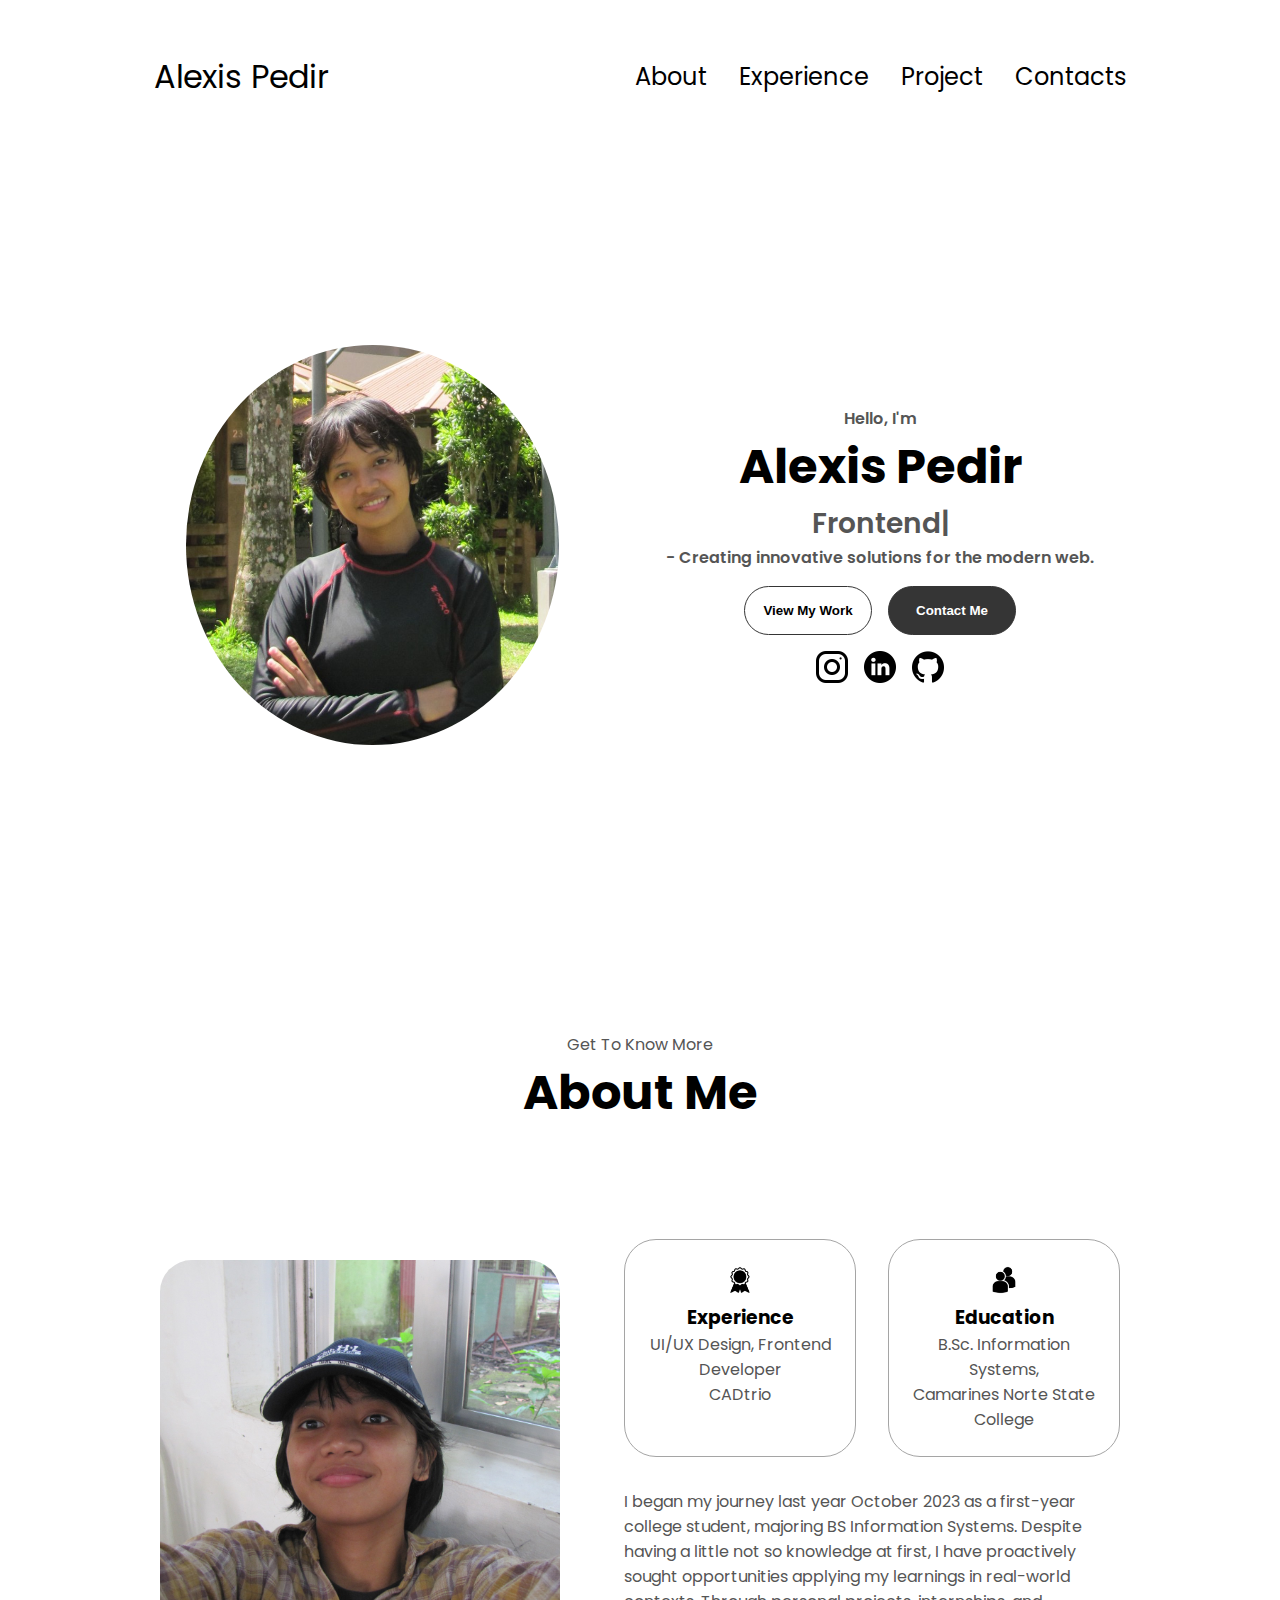
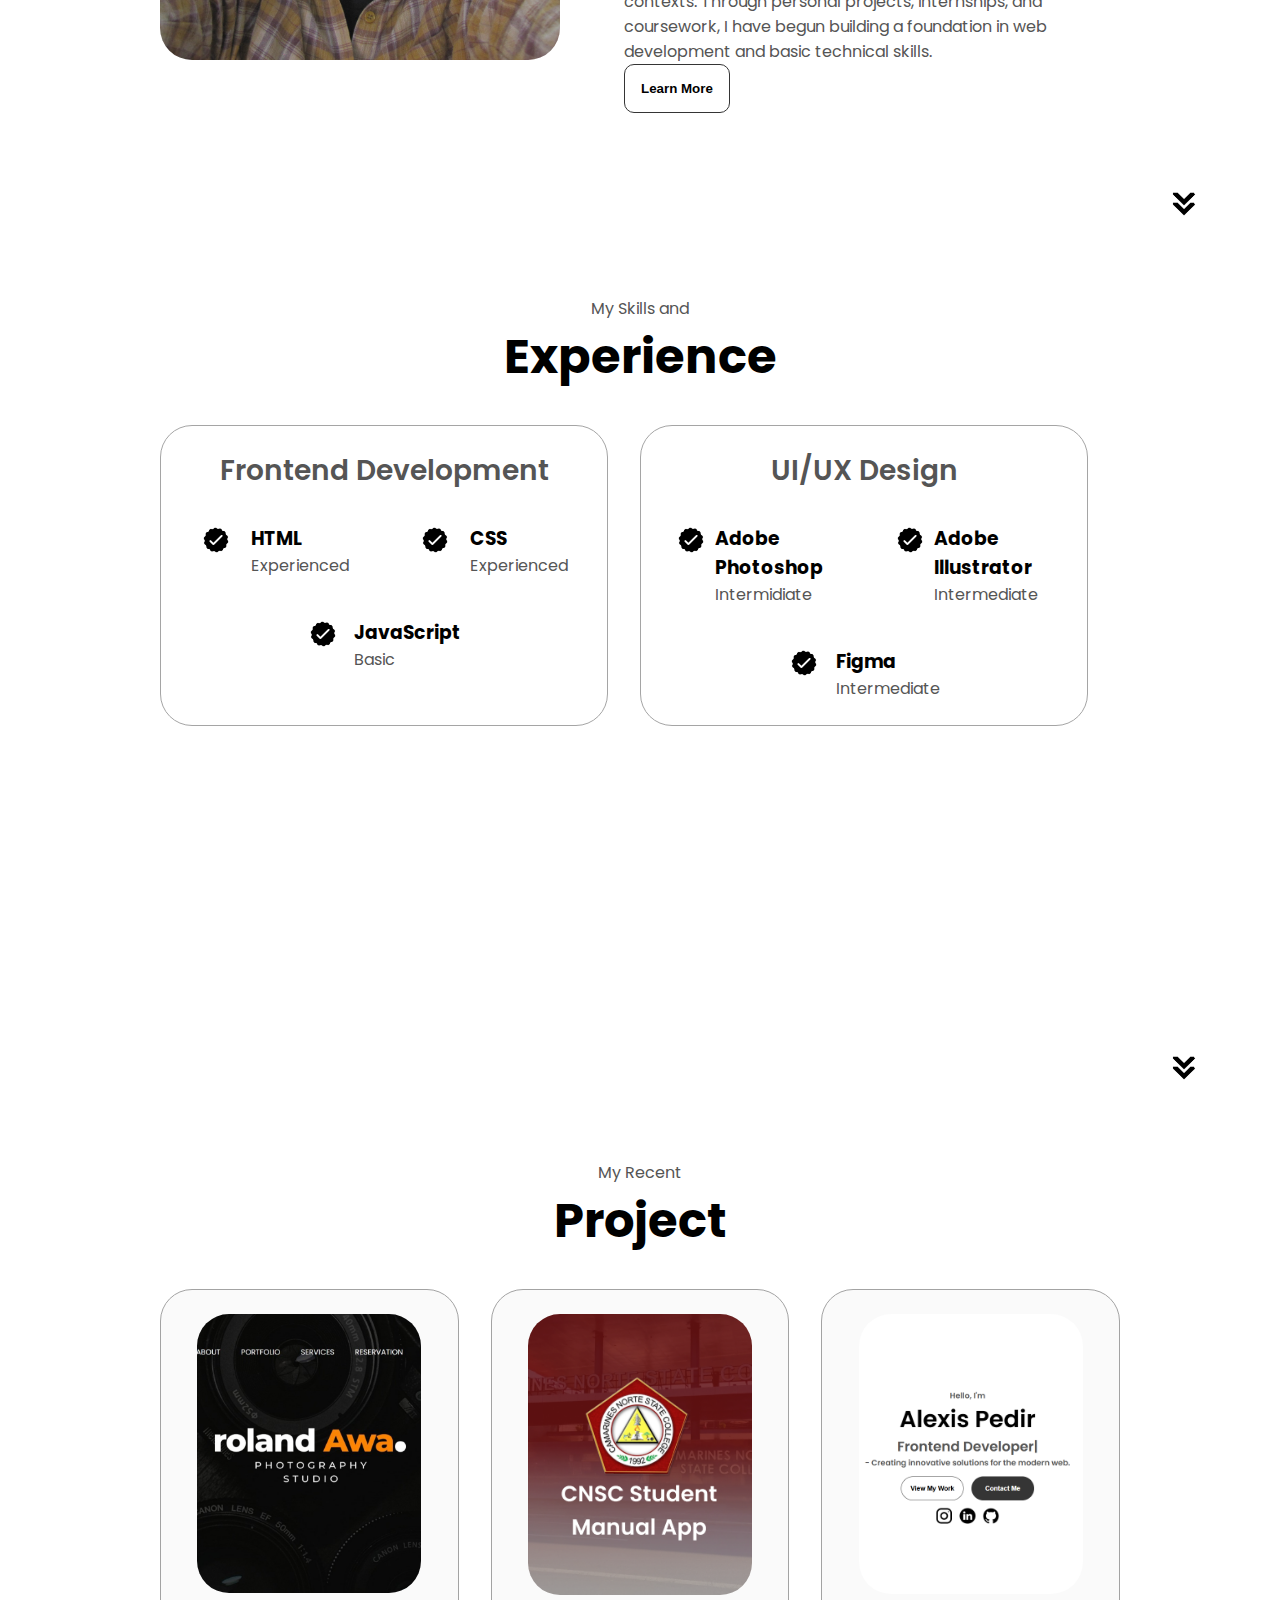
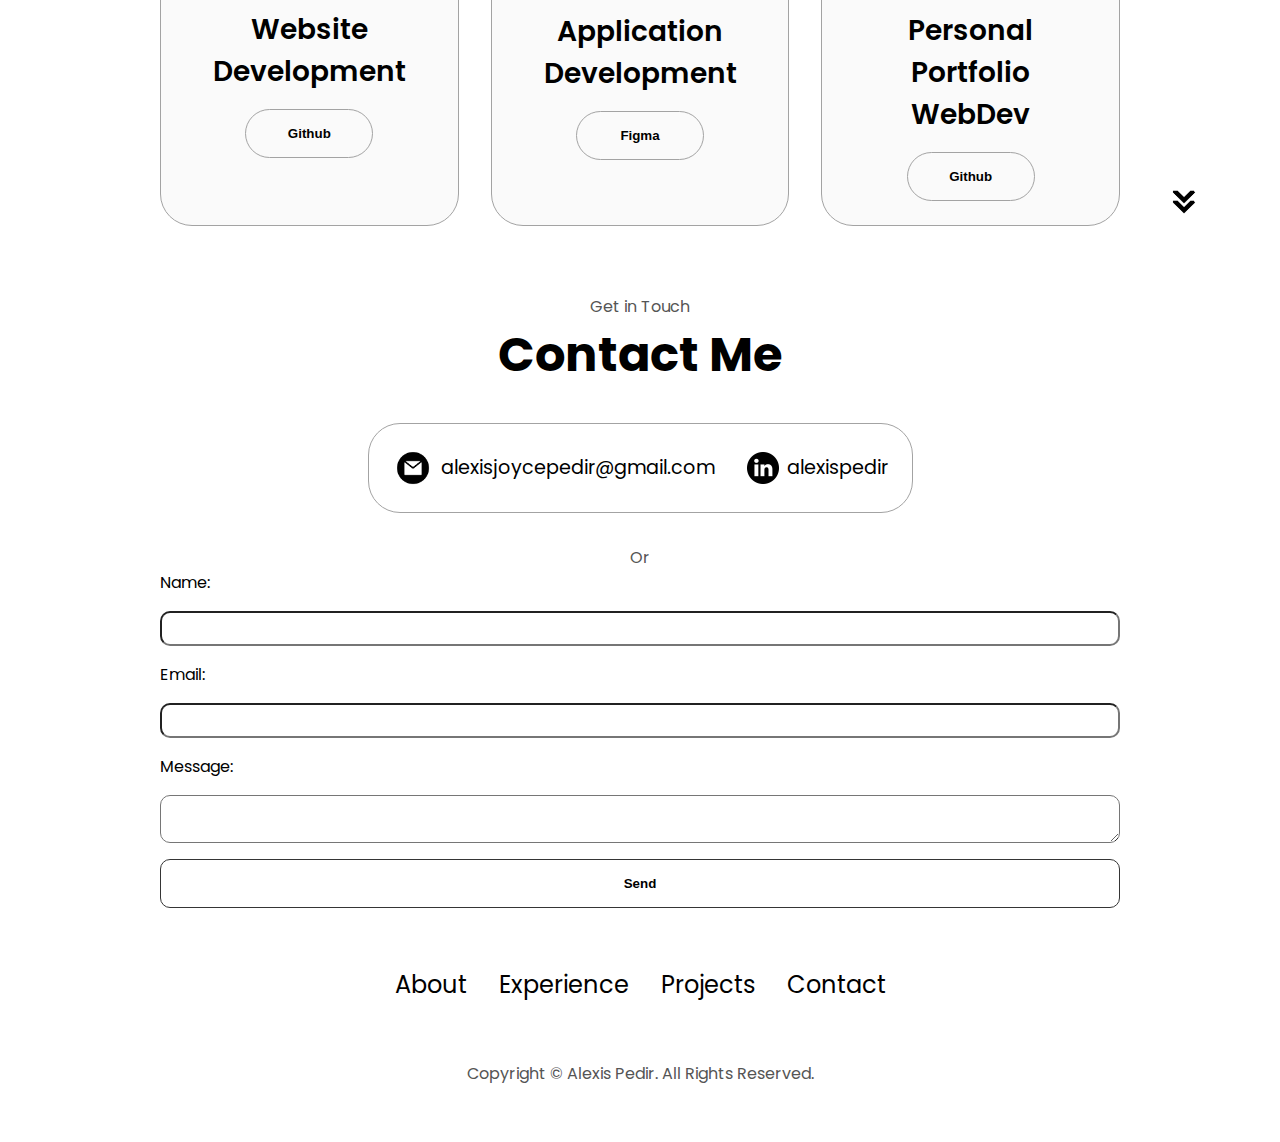
<file: Personal Portfolio/index.html>
<!DOCTYPE html>
<html lang="en">
<head>
    <meta charset="UTF-8">
    <meta name="viewport" content="width=device-width, initial-scale=1.0">
    <title>My Portfolio</title>
    <link rel="stylesheet" href="style.css"/>
    <link rel="stylesheet" href="mediaqueries.css"/>
    <link rel="icon" type="image/jpg" href="assets/checkmark.png"/>
</head>
<body>
    <nav id="desktop-nav">
        <div class="logo">Alexis Pedir</div>
        <div>
            <ul class="nav-links">
                <li><a href="#about">About</a></li>
                <li><a href="#experience">Experience</a></li>
                <li><a href="#projects">Project</a></li>
                <li><a href="#contact">Contacts</a></li>
            </ul>
        </div>
    </nav>
    <nav id="hamburger-nav">
        <div class="logo">Alexis Pedir</div>
        <div class="hamburger-menu">
            <div class="hamburger-icon" onclick="toggleMenu()">
                <span></span>
                <span></span>
                <span></span>
            </div>
            <div class="menu-links">
                <li><a href="#about" onclick="toggleMenu()">About</a></li>
                <li><a href="#experience" onclick="toggleMenu()">Experience</a></li>
                <li><a href="#project" onclick="toggleMenu()">Project</a></li>
                <li><a href="#contact" onclick="toggleMenu()">Contacts</a></li>
            </div>
        </div>
    </nav>
    <section id="profile">
        <div class="section__pic-container">
            <img src="assets/profile-pic.JPG" alt="Profile picture" 
            class="profile-pic">
        </div>
        <div class="section__text">
            <p class="section__text__p1">Hello, I'm</p>
            <h1 class="title">Alexis Pedir</h1>
            <p class="section__text__p2"><span class="typewriter-text"></span><label for="">|</label></p>
            <p class="tagline">- Creating innovative solutions for the modern web.</p>
            <div class="btn-container">
                <button class="btn btn-color-2" onclick="location.href='mywork.html'">
                    View My Work</button>
                <button class="btn btn-color-1" onclick="location.href='./#contact'">
                    Contact Me</button>
            </div>
            <div id="socials-container">
                <img src="assets/instagram.png" alt="My Instagram profile" 
                class="icon" onclick="location.href='https://www.instagram.com/ushimiyuji'">
                <img src="assets/linkedin.png" alt="My LinkedIn profile" 
                class="icon" onclick="location.href='https://www.linkedin.com/in/alexis-pedir-4ba533303/'">
                <img src="assets/github.png" alt="My Github profile" 
                class="icon" onclick="location.href='https://github.com/dzm1w'">
            </div>
        </div>
    </section>
    <!--ABOUT-->
    <section id="about">
        <p class="section__text__p1">Get To Know More</p>
        <h1 class="title">About Me</h1>
        <div class="section-container">
            <div class="section__pic-container">
                <img
                    src="./assets/about_pic.JPG"
                    alt="Profile picture"
                    class="about-pic"
                />
            </div>
            <div class="about-details-container">
                <div class="about-containers">
                    <div class="details-container">
                        <img
                            src="./assets/experience.png"
                            alt="Experience icon"
                            class="icon"
                        />
                        <h3>Experience</h3>
                        <p>UI/UX Design, Frontend Developer</p>
                        <p>CADtrio</p>
                    </div>
                    <div class="details-container">
                        <img
                            src="./assets/education.png"
                            alt="Education icon"
                            class="icon"
                        />
                        <h3>Education</h3>
                        <p>B.Sc. Information Systems,</p>
                        <p>Camarines Norte State College</p>
                    </div>
                </div>
                <div class="text-container">
                    <p>
                        I began my journey last year October 2023 as a first-year 
                        college student, majoring BS Information Systems. 
                        Despite having a little not so knowledge at first, 
                        I have proactively sought opportunities applying my 
                        learnings in real-world contexts. Through personal 
                        projects, internships, and coursework, I have begun 
                        building a foundation in web development and basic 
                        technical skills.
                    </p>
                </div>
                <div>
                    <button class="btn-color-2" onclick="location.href='resume.html'">
                        Learn More
                    </button>
                </div>
            </div>
        </div>
        <img
        src="./assets/arrow.png"
        alt="Arrow icon"
        class="icon arrow"
        onclick="location.href='./#experience'"
        />
    </section>
    <section id="experience">
        <p class="section__text__p1">My Skills and</p>
        <h1 class="title">Experience</h1>
        <div class="experience-details-container">
            <div class="about-containers">
            <div class="details-container">
                <h2 class="experience-sub-title">Frontend Development</h2>
                <div class="article-container">
                <article>
                    <img
                    src="./assets/checkmark.png"
                    alt="Experience icon"
                    class="icon"
                    />
                    <div>
                    <h3>HTML</h3>
                    <p>Experienced</p>
                    </div>
                </article>
                <article>
                    <img
                    src="./assets/checkmark.png"
                    alt="Experience icon"
                    class="icon"
                    />
                    <div>
                    <h3>CSS</h3>
                    <p>Experienced</p>
                    </div>
                </article>
                <article>
                    <img
                    src="./assets/checkmark.png"
                    alt="Experience icon"
                    class="icon"
                    />
                    <div>
                    <h3>JavaScript</h3>
                    <p>Basic</p>
                    </div>
                </article>
                </div>
            </div>
            <div class="details-container">
                <h2 class="experience-sub-title">UI/UX Design</h2>
                <div class="article-container">
                <article>
                    <img
                    src="./assets/checkmark.png"
                    alt="Experience icon"
                    class="icon"
                    />
                    <div>
                    <h3>Adobe Photoshop</h3>
                    <p>Intermidiate</p>
                    </div>
                </article>
                <article>
                    <img
                    src="./assets/checkmark.png"
                    alt="Experience icon"
                    class="icon"
                    />
                    <div>
                    <h3>Adobe Illustrator</h3>
                    <p>Intermediate</p>
                    </div>
                </article>
                <article>
                    <img
                    src="./assets/checkmark.png"
                    alt="Experience icon"
                    class="icon"
                    />
                    <div>
                    <h3>Figma</h3>
                    <p>Intermediate</p>
                    </div>
            </div>
            </div>
            <div class="section-container">
        </div>
        </div>
        <img
            src="./assets/arrow.png"
            alt="Arrow icon"
            class="icon arrow"
            onclick="location.href='./#projects'"
        />
    </section>
    <section id="projects">
        <p class="section__text__p1">My Recent</p>
        <h1 class="title">Project</h1>
        <div class="experience-details-container">
            <div class="about-containers">
                <div class="details-container color-container">
                    <div class="article-container">
                        <img
                            src="./assets/project-1.jpeg"
                            alt="Project 1"
                            class="project-img"
                        />
                    </div>
                    <h2 class="experience-sub-title project-title">Website Development</h2>
                    <div class="btn-container">
                        <button
                            class="btn btn-color-2 project-btn"
                            onclick="location.href='https://github.com/itsmichaelapedir/webdev_IS100'"
                            >
                            Github
                        </button>
                    </div>
                </div>
                <div class="details-container color-container">
                    <div class="article-container">
                        <img
                            src="./assets/cnsc-handbook-app.png"
                            alt="Project 2"
                            class="project-img"
                        />
                    </div>
                    <h2 class="experience-sub-title project-title">Application Development</h2>
                    <div class="btn-container">
                        <button
                            class="btn btn-color-2 project-btn"
                            onclick="location.href='https://www.figma.com/proto/ntIHqBn6JNXDtpWKwxX0If/AppDevelopment?node-id=0-1&t=GIXBGyRaopcKgPpS-1'"
                        >
                            Figma
                        </button>
                        </div>
                    </div>
                    <div class="details-container color-container">
                        <div class="article-container">
                        <img
                            src="./assets/Portfolio.png"
                            alt="Project 3"
                            class="project-img"
                        />
                        </div>
                        <h2 class="experience-sub-title project-title">Personal Portfolio WebDev</h2>
                        <div class="btn-container">
                        <button
                            class="btn btn-color-2 project-btn"
                            onclick="location.href='https://github.com/'"
                        >
                            Github
                        </button>
                    </div>
                </div>
            </div>
        </div>
        <img
            src="./assets/arrow.png"
            alt="Arrow icon"
            class="icon arrow"
            onclick="location.href='./#contact'"
        />
    </section>
    <section id="contact">
        <p class="section__text__p1">Get in Touch</p>
        <h1 class="title">Contact Me</h1>
        <div class="contact-info-upper-container">
            <div class="contact-info-container">
                <img
                    src="./assets/email.png"
                    alt="Email icon"
                    class="icon contact-icon email-icon"
                />
                <p><a href="mailto:alexisjoycepedir@gmail.com">alexisjoycepedir@gmail.com</a></p>
            </div>
            <div class="contact-info-container">
                <img
                    src="./assets/linkedin.png"
                    alt="LinkedIn icon"
                    class="icon contact-icon"
                />
                <p><a href="https://www.linkedin.com/in/alexis-pedir-4ba533303/">alexispedir</a></p>
            </div>
        </div>
        <p class="section__text__p1">Or</p>
        <form>
            <label for="name">Name:</label>
            <input type="text" id="name" name="name" required>
                
            <label for="email">Email:</label>
            <input type="email" id="email" name="email" required>
                
            <label for="message">Message:</label>
            <textarea id="message" name="message" required></textarea>
                
            <button class="btn-color-2" type="submit">Send</button>
            </form>
        </section>
        <footer>
        <nav>
            <div class="nav-links-container">
            <ul class="nav-links">
                <li><a href="#about">About</a></li>
                <li><a href="#experience">Experience</a></li>
                <li><a href="#projects">Projects</a></li>
                <li><a href="#contact">Contact</a></li>
            </ul>
            </div>
        </nav>
        <p>Copyright &#169; Alexis Pedir. All Rights Reserved.</p>
    </footer>
    <script src="script.js"></script>
</body>
</html>
</file>
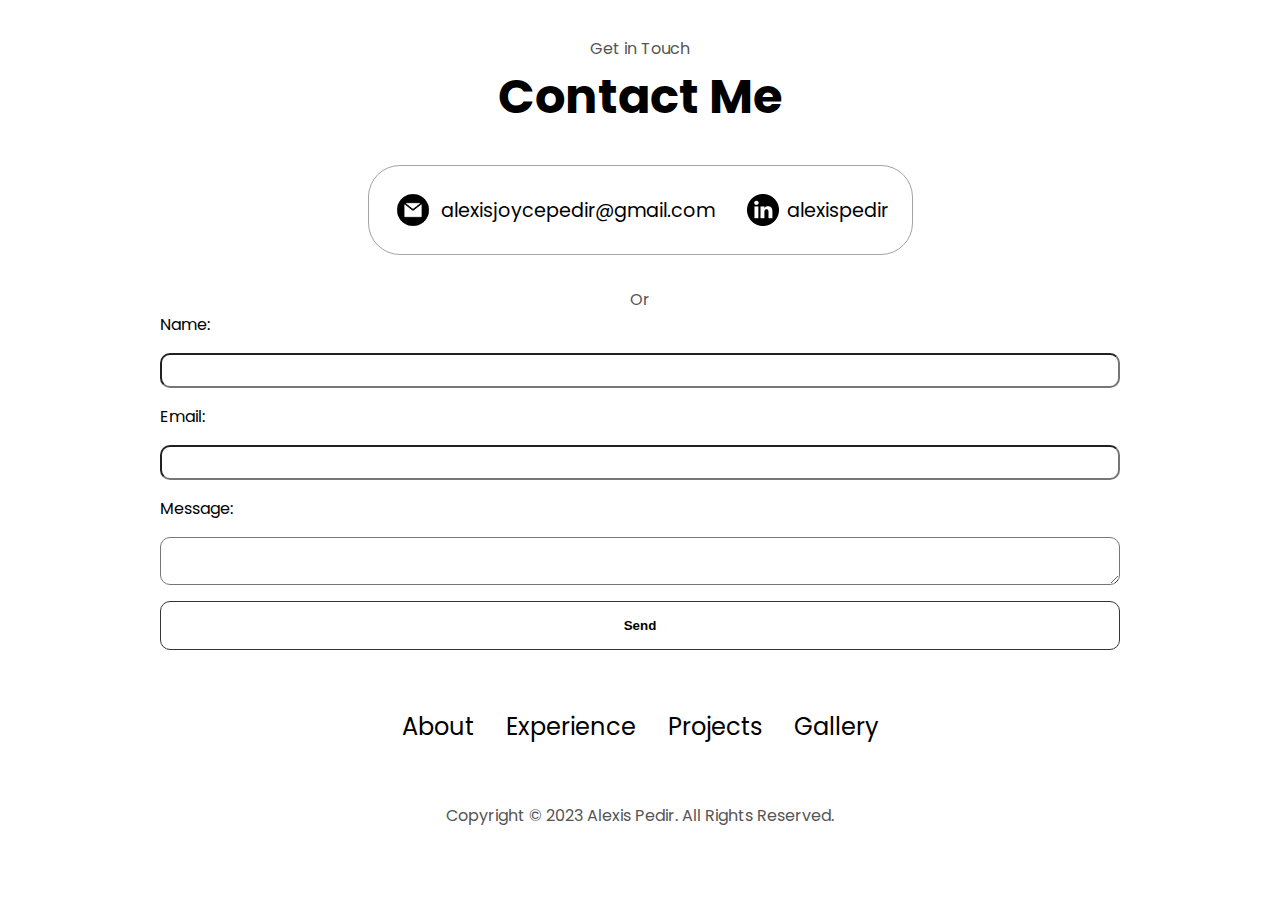
<file: Personal Portfolio/contact.html>
<!DOCTYPE html>
<html lang="en">
<head>
    <meta charset="UTF-8">
    <meta name="viewport" content="width=device-width, initial-scale=1.0">
    <title>Contact Me</title>
    <link rel="stylesheet" href="style.css"/>
    <link rel="stylesheet" href="mediaqueries.css"/>
    <link rel="icon" type="image/jpg" href="assets/checkmark.png"/>
</head>
<body>
    <section id="contact">
        <p class="section__text__p1">Get in Touch</p>
        <h1 class="title">Contact Me</h1>
        <div class="contact-info-upper-container">
            <div class="contact-info-container">
                <img
                    src="./assets/email.png"
                    alt="Email icon"
                    class="icon contact-icon email-icon"
                />
                <p><a href="mailto:alexisjoycepedir@gmail.com">alexisjoycepedir@gmail.com</a></p>
            </div>
            <div class="contact-info-container">
                <img
                    src="./assets/linkedin.png"
                    alt="LinkedIn icon"
                    class="icon contact-icon"
                />
                <p><a href="https://www.linkedin.com/in/alexis-pedir-4ba533303/">alexispedir</a></p>
            </div>
        </div>
        <p class="section__text__p1">Or</p>
        <form>
            <label for="name">Name:</label>
            <input type="text" id="name" name="name" required>
                
            <label for="email">Email:</label>
            <input type="email" id="email" name="email" required>
                
            <label for="message">Message:</label>
            <textarea id="message" name="message" required></textarea>
                
            <button class="btn-color-2" type="submit">Send</button>
            </form>
        </section>
        <footer>
        <nav>
            <div class="nav-links-container">
            <ul class="nav-links">
                <li><a href="./#about">About</a></li>
                <li><a href="./#experience">Experience</a></li>
                <li><a href="./#projects">Projects</a></li>
                <li><a href="mywork.html">Gallery</a></li>
            </ul>
            </div>
        </nav>
        <p>Copyright &#169; 2023 Alexis Pedir. All Rights Reserved.</p>
    </footer>
    <script src="script.js"></script>
</body>
</html>
</file>
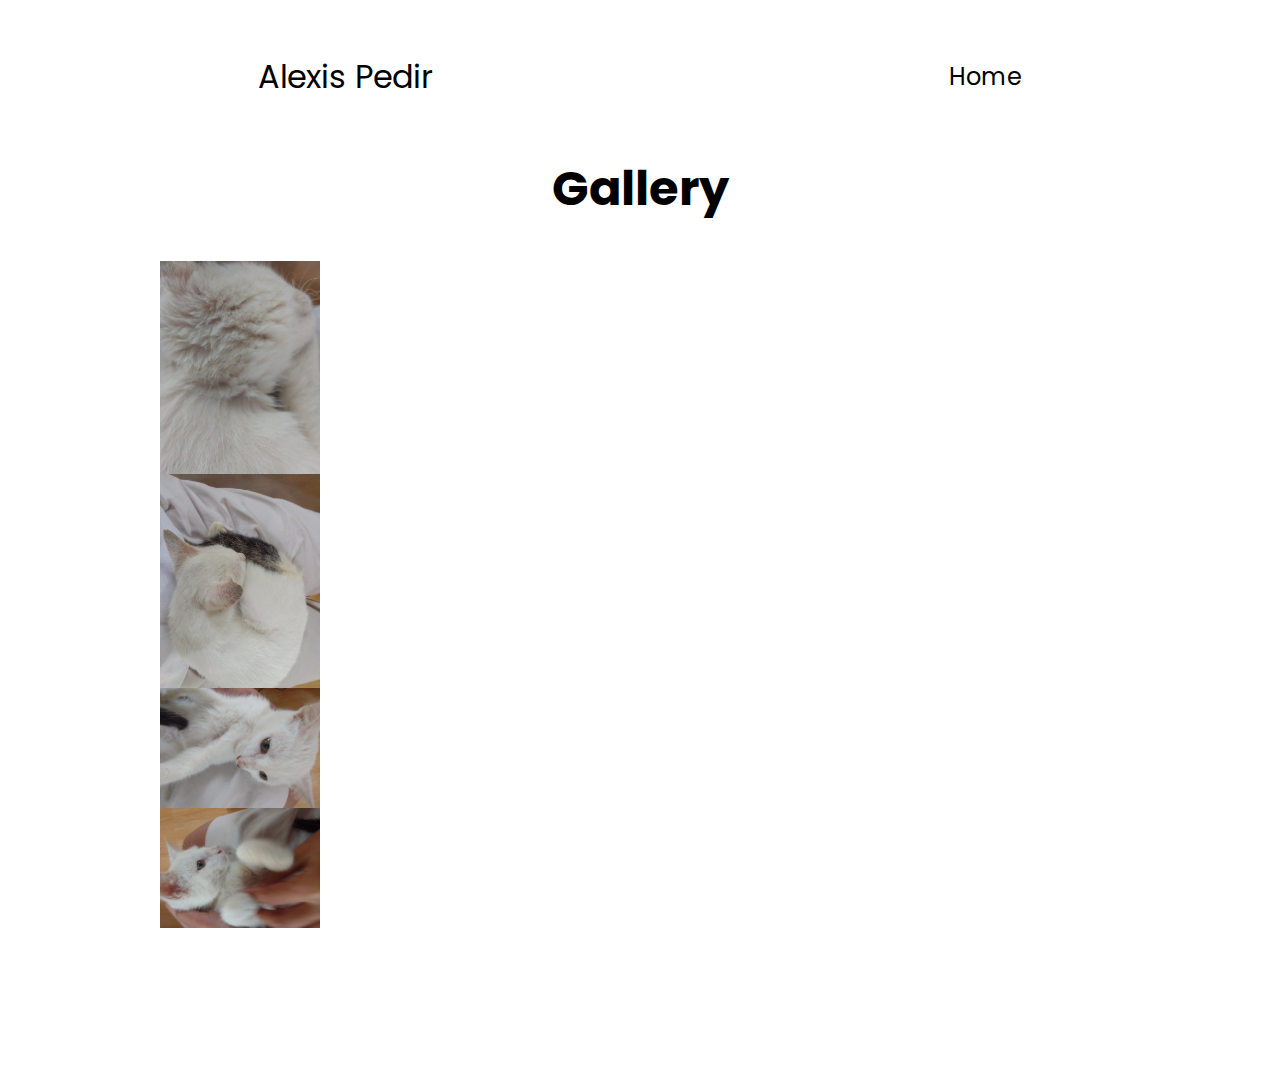
<file: Personal Portfolio/mywork.html>
<!DOCTYPE html>
<html lang="en">
<head>
    <meta charset="UTF-8">
    <meta name="viewport" content="width=device-width, initial-scale=1.0">
    <title>Gallery</title>
    <link rel="stylesheet" href="mywork.css">
    <link rel="stylesheet" href="mediaqueries.css">
    <link rel="icon" type="image/jpg" href="assets/checkmark.png">
</head>
<body>
    <nav id="desktop-nav">
        <div class="logo">Alexis Pedir</div>
        <div>
            <ul class="nav-links">
                <li><a href="index.html">Home</a></li>
            </ul>
        </div>
    </nav>
    <nav id="hamburger-nav">
        <div class="logo">Alexis Pedir</div>
        <div class="hamburger-menu">
            <div class="hamburger-icon" onclick="toggleMenu()">
                <a>Home</a>
            </div>
            <div class="menu-links">
                <li><a href="index.html" onclick="toggleMenu()">Home</a></li>
                <li><a href="contact.html" onclick="toggleMenu()" onclick="toggleMenu()">Contact</a></li>
            </div>
        </div>
    </nav>

    <!--HEADER-->

    <header>
        <h3 class="title">Gallery</h3>
        <section>
            <div class="details-container">
                <img src="gallery/IMG_20240803_144143.jpg" alt="">
                <img src="gallery/IMG_20240803_145402.jpg" alt="">
                <img src="gallery/IMG_20240803_150121.jpg" alt="">
                <img src="gallery/IMG_20240803_150148.jpg" alt="">
            </div>
        </section>
    </header>
    <script src="script.js"></script>
</body>
</html>
</file>
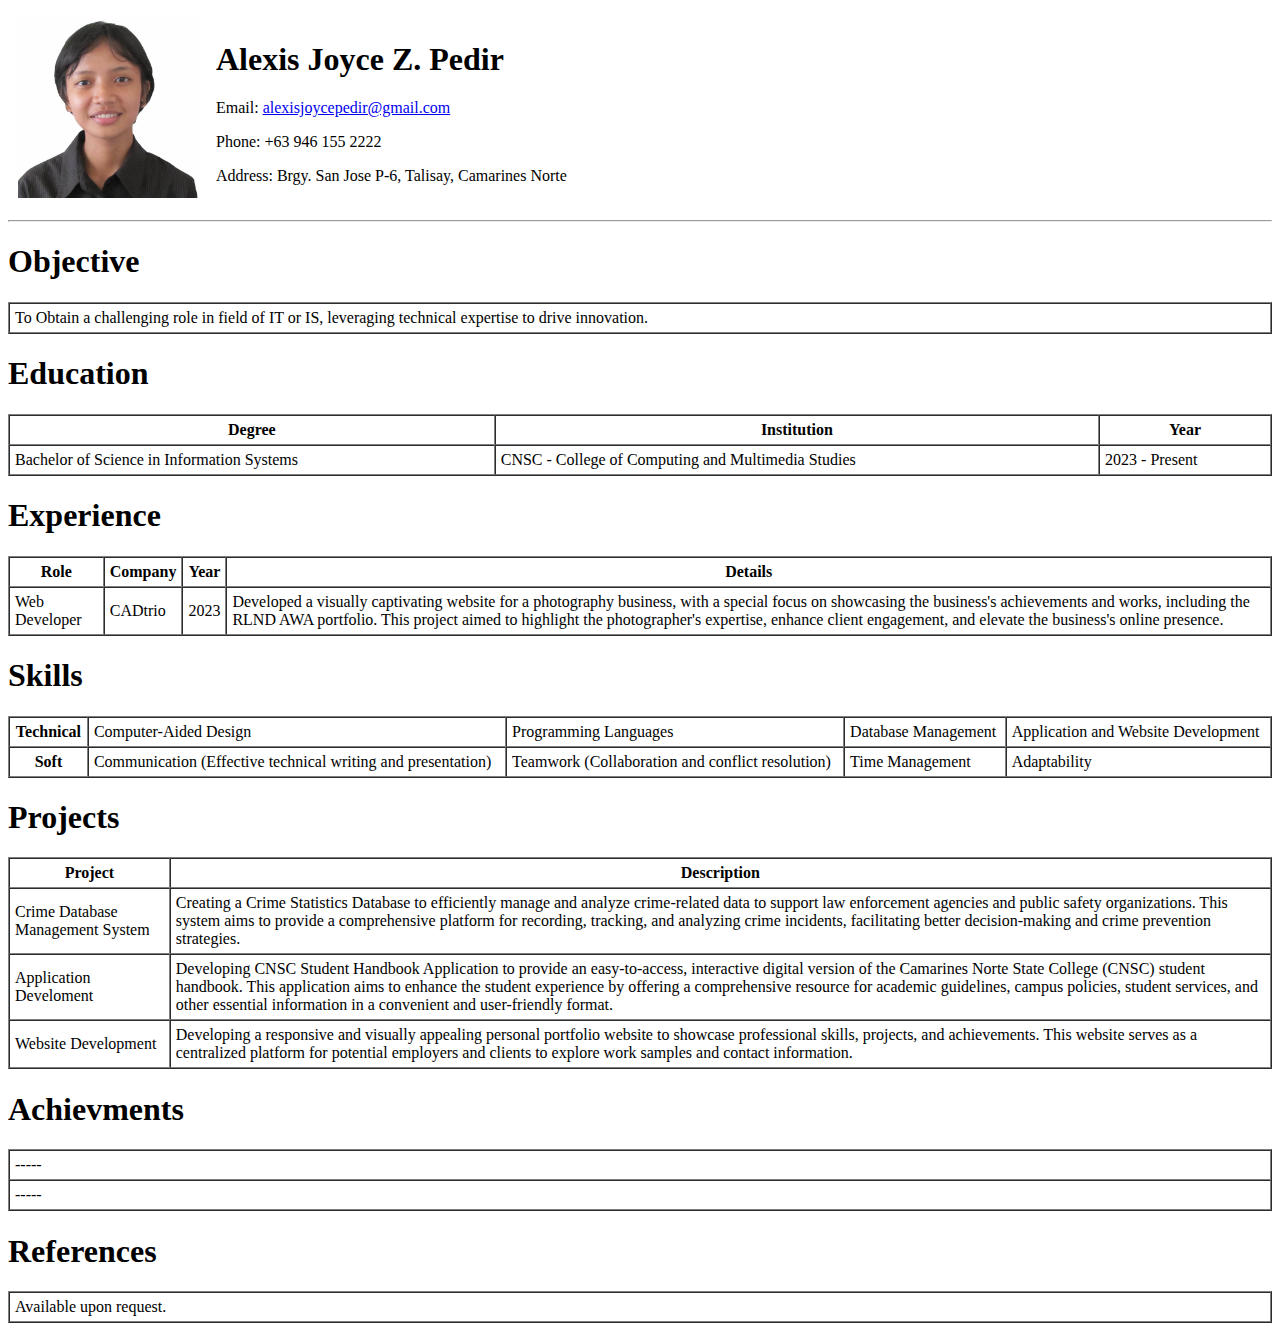
<file: Personal Portfolio/resume.html>
<!DOCTYPE html>
<html lang="en">
  <head>
    <meta charset="UTF-8" />
    <meta name="viewport" content="width=device-width, initial-scale=1.0" />
    <title>Resume</title>
  </head>
  <body>
    <header>
      <table cellpadding="8">
        <tr>
          <td>
            <img src="./assets/Profile.jpeg" alt="Profile Image" width="180" />
          </td>
          <td>
            <h1>Alexis Joyce Z. Pedir</h1>
            <p>
              Email:
              <a href="https://mail.google.com" target="_blank" title="Email me"
                >alexisjoycepedir@gmail.com</a
              >
            </p>
            <p>Phone: +63 946 155 2222</p>
            <p>Address: Brgy. San Jose P-6, Talisay, Camarines Norte</p>
          </td>
        </tr>
      </table>
      <hr />
      <section>
        <h1>Objective</h1>
        <table border="1" cellpadding="5" cellspacing="0" width="100%">
          <td align="left">
            To Obtain a challenging role in field of IT or IS, leveraging
            technical expertise to drive innovation.
          </td>
        </table>
        <h1>Education</h1>
        <div>
          <table
            width="100%"
            border="1px"
            cellpadding="5"
            cellspacing="0"
            width="100%"
          >
            <tr>
              <th>Degree</th>
              <th>Institution</th>
              <th>Year</th>
            </tr>
            <tr>
              <td>Bachelor of Science in Information Systems</td>
              <td>CNSC - College of Computing and Multimedia Studies</td>
              <td>2023 - Present</td>
            </tr>
          </table>

          <h1>Experience</h1>
          <table width="100%" border="1px" cellpadding="5" cellspacing="0">
            <tr>
              <th>Role</th>
              <th>Company</th>
              <th>Year</th>
              <th>Details</th>
            </tr>
            <tr>
              <td>Web Developer</td>
              <td>CADtrio</td>
              <td>2023</td>
              <td align="left">
                Developed a visually captivating website for a photography business, with a special focus on showcasing the business's achievements and works, including the RLND AWA portfolio. This project aimed to highlight the photographer's expertise, enhance client engagement, and elevate the business's online presence.
              </td>
            </tr>
          </table>
        </div>

        <h1>Skills</h1>
        <table width="100%" border="1px" cellpadding="5" cellspacing="0">
          <tr>
            <th>Technical</th>
            <td>Computer-Aided Design</td>
            <td>Programming Languages</td>
            <td>Database Management</td>
            <td>Application and Website Development</td>
            
          </tr>

          <tr>
            <th>Soft</th>
            <td>
              Communication (Effective technical writing and presentation)
            </td>
            <td>Teamwork (Collaboration and conflict resolution)</td>
            <td>Time Management</td>
            <td>Adaptability</td>
          </tr>
          <tr></tr>
        </table>
      </section>

      <section>
        <h1>Projects</h1>
        <table wdith="100%" border="1px" cellpadding="5" cellspacing="0">
          <tr>
            <th>Project</th>
            <th>Description</th>
          </tr>
          <tr>
            <td align="left">Crime Database Management System</td>
            <td align="left">
              Creating a Crime Statistics Database to efficiently manage and analyze crime-related data to support law enforcement agencies and public safety organizations. This system aims to provide a comprehensive platform for recording, tracking, and analyzing crime incidents, facilitating better decision-making and crime prevention strategies.
            </td>
          </tr>
          <tr>
            <td align="left">Application Develoment</td>
            <td align="left">Developing CNSC Student Handbook Application to provide an easy-to-access, interactive digital version of the Camarines Norte State College (CNSC) student handbook. This application aims to enhance the student experience by offering a comprehensive resource for academic guidelines, campus policies, student services, and other essential information in a convenient and user-friendly format.</td>
          </tr>
          <tr>
            <td align="left">Website Development</td>
            <td align="left">Developing a responsive and visually appealing personal portfolio website to showcase professional skills, projects, and achievements. This website serves as a centralized platform for potential employers and clients to explore work samples and contact information.</td>
          </tr>
        </table>
      </section>

      <section>
        <h1>Achievments</h1>
        <table width="100%" border="1px" cellpadding="5" cellspacing="0">
          <tr>
            <td>-----</td>
          </tr>
          <tr>
            <td>-----</td>
          </tr>
        </table>
      </section>

      <section>
        <h1>References</h1>
        <table width="100%" border="1px" cellpadding="5" cellspacing="0">
          <tr>
            <td>Available upon request.</td>
          </tr>
        </table>
      </section>
    </header>
  </body>
</html>
</file>
<file: Personal Portfolio/style.css>
/* GENERAL */

@import url('https://fonts.googleapis.com/css2?family=Poppins:wght@300;400;500;600&display=swap');
* {
    margin: 0;
    padding: 0;
}

body {
    font-family: "Poppins", serif;
}

html {
    scroll-behavior: smooth;
}

p {
    color: rgb(85, 85, 85)
}

/* TRANSITION */

a, .btn {
    transition: all 300ms ease;
}

/*Desktop NAV*/

nav, .nav-links {
    display: flex;
}

nav {
    justify-content: space-around;
    align-items: center;
    height: 17vh;
}

.nav-links {
    gap: 2rem;
    list-style: none;
    font-size: 1.5rem;
}

a {
    color: black;
    text-align: none;
    text-decoration-color: white;
}

a:hover {
    color: grey;
    text-decoration: underline;
    text-underline-offset: 1rem;
    text-decoration-color: rgb(181, 181, 181);
}

.logo {
    font-size: 2rem;
}

.logo:hover {
    cursor: default;
}

/* HAMBURGER MENU */

#hamburger-nav {
    display: none;
}

.hamburger-menu {
    position: relative;
    display: inline-block;
}

.hamburger-icon {
    display: flex;
    flex-direction: column;
    justify-content: space-between;
    height: 24px;
    width: 30px;
    cursor: pointer;
}

.hamburger-icon span {
    width: 100%;
    height: 2px;
    background-color: black;
    transition: all 0.3 ease-in-out;
}

.menu-links {
    position: absolute;
    top: 100%;
    right: 0;
    background-color: white;
    width: fit-content;
    max-height: 0;
    overflow: hidden;
    transition: all 0.3 ease-in-out;
}

.menu-links a {
    display: block;
    padding: 10px;
    text-align: center;
    font-size: 1.5rem;
    color: black;
    text-decoration: none;
    transition: all 0.3 ease-in-out;
}

.menu-links li {
    list-style: none;
}

.menu-links.open {
    max-height: 300px;
}

.hamburger-icon.open span:first-child {
    transform: rotate(45deg) translate(10px, 5px);
}

.hamburger-icon.open span:nth-child(2) {
    opacity: 0;
}

.hamburger-icon.open span:last-child {
    transform: rotate(-45deg) translate(10px, -5px);
}

.hamburger-icon span:first-child {
    transform: none;
}
.hamburger-icon span:first-child {
    opacity: 1;
}
.hamburger-icon span:first-child {
    transform: none;
}

/* SECTIONS */

.profile-pic {
    border-radius: 50%;
    object-fit: cover;
}

/* SECTION */
section {
    padding-top: 4vh;
    height: 96vh;
    margin: 0 10rem;
    box-sizing: border-box;
    min-height: fit-content;
}

.section-container {
    display: flex;
}

/* Profile Section */
#profile {
    display: flex;
    justify-content: center;
    gap: 5rem;
    height: 80vh;
}

.section__pic-container {
    display: flex;
    height: 400px;
    width: 400px;
    margin: auto 0;
}

.section__text {
    align-self: center;
    text-align: center;
}

.section__text p {
    font-weight: 600;
}

.section__text__p1 {
    text-align: center;
}

.section__text__p2 {
    font-size: 1.75rem;
    margin-bottom: 0rem;
}

.title {
    font-size: 3rem;
    text-align: center;
}

.tagline {
    margin-bottom: 1rem;
}

#socials-container {
    display: flex;
    justify-content: center;
    margin-top: 1rem;
    gap: 1rem;
}    

/* ICONS */

.icon {
    cursor: pointer;
    height: 2rem;
}

/* BUTTONS */

.btn-container {
    display: flex;
    justify-content: center;
    gap: 1rem;
}

.btn-resume {
    display: flex;
    justify-content: left;
    gap: 1rem;
    margin-bottom: 2rem;
    margin-top: 2rem;
}

.learn-more {
    text-decoration: none;
}

.learn-more:hover {
    color: white;
    text-decoration: none;
}

.btn {
    font-weight: 600;
    transition: all 300ms ease;
    padding: 1rem;
    width: 8rem;
    border-radius: 2rem;
}

.btn-color-1, .btn-color-2 {
    border: rgb(53, 53, 53) 0.1rem solid;
}

.btn-color-1, .btn-color-2 {
    border: rgb(53, 53, 53) 0.1rem solid;
}

.btn-color-1:hover, 
.btn-color-2:hover {
    cursor: pointer;
}

.btn-color-1, 
.btn-color-2:hover {
    background: rgb(53, 53, 53);
    color: white;
}

.btn-color-1:hover {
    background: rgb(0, 0, 0);
}

.btn-color-2 {
    background: none;
}

.btn-color-2:hover {
    border: rgb(255, 255, 255) 0.1rem solid;
}

.btn-container {
    gap: 1rem;
}

/* ABOUT SECTION */

#about {
    position: relative;
}

.about-containers {
    gap: 2rem;
    margin-bottom: 2rem;
    margin-top: 2rem;
}

.about-details-container {
    justify-content: center;
    flex-direction: column;
}

.about-containers, .about-details-container {
    display: flex;
}

.about-pic {
    border-radius: 2rem;
}

.arrow {
    position: absolute;
    right: -5rem;
    bottom: 2.5rem;
}

.details-container {
    padding: 1.5rem;
    flex: 1;
    background: white;
    border-radius: 2rem;
    border: rgb(53, 53, 53) 0.1rem solid;
    border-color: rgb(165, 165, 165);
    text-align: center;
}

.section-container {
    gap: 4rem;
    height: 80%;
}

.section__pic-container {
    height: 400px;
    width: 400px;
    margin: auto 0;
}

/* EXPERIENCE SECTION*/

#experience {
    position: relative;
}

.experience-sub-title {
    color: rgb(85, 85, 85);
    font-weight: 600;
    font-size: 1.75rem;
    margin-bottom: 2rem;
}

.experience-details-container {
    display: flex;
    justify-content: center;
    flex-direction: column;
}

.article-container {
    display: flex;
    text-align: initial;
    flex-wrap: wrap;
    flex-direction: row;
    gap: 2.5rem;
    justify-content: space-around;
}

article {
    display: flex;
    width: 10rem;
    justify-content: space-around;
    gap: 0.5rem;
}

article .icon {
    cursor: default;
}


/* PROJECTS SECTION */

#projects {
    position: relative;
}

.color-container {
    border-color: rgb(163, 163, 163);
    background: rgb(250, 250, 250);
}

.project-img {
    border-radius: 2rem;
    width: 90%;
    height: 90%;
}

.project-title {
    margin: 1rem;
    color: black;
}

.project-btn {
    color: black;
    border-color: rgb(163, 163, 163);
}


/* CONTACT */

#contact {
    display: flex;
    justify-content: center;
    flex-direction: column;
    height: 70vh;
}

.contact-info-upper-container {
    display: flex;
    justify-content: center;
    border-radius: 2rem;
    border: rgb(53, 53, 53) 0.1rem solid;
    border-color: rgb(163, 163, 163);
    background: (250, 250, 250);
    margin: 2rem auto;
    padding: 0.5rem;
}

.contact-info-container {
    display: flex;
    align-items: center;
    justify-content: center;
    gap: 0.5rem;
    margin: 1rem;
}

.contact-info-container p {
    font-size: larger;
}

.contact-icon {
    cursor: default;
}

.email-icon {
    height: 2.5rem;
}

/* CONTACT FORM */
form {
    display: grid;
    gap: 1rem;
}

input {
    padding: 8px;
    border-radius: 10px;
}

textarea {
    padding: 8px;
    border-radius: 10px;
}

button {
    padding: 10px;
    border-radius: 10px;
    font-weight: 600;
    transition: all 300ms ease;
    padding: 1rem;
}
/* FOOTER SECTION */

footer {
    height: 26vh;
    margin: 0 1rem;
}

footer p {
    text-align: center;
}
</file>
<file: Personal Portfolio/mediaqueries.css>
@media screen and (max-width: 1400px) {
  #profile {
    height: 83vh;
    margin-bottom: 6rem;
  }
  .about-containers {
    flex-wrap: wrap;
  }
  #contact,
  #projects {
    height: fit-content;
  }
}

@media screen and (max-width: 1200px) {
  #desktop-nav {
    display: none;
  }
  #hamburger-nav {
    display: flex;
  }
  #experience,
  .experience-details-container {
    margin-top: 2rem;
  }
  #profile,
  .section-container {
    display: block;
  }
  .arrow {
    display: none;
  }
  section,
  .section-container {
    height: fit-content;
  }
  section {
    margin: 0 5%;
  }
  .section__pic-container {
    width: 275px;
    height: 275px;
    margin: 0 auto 2rem;
  }
  .about-containers {
    margin-top: 0;
  }
}

@media screen and (max-width: 600px) {
  #contact,
  footer {
    height: 40vh;
  }
  #profile {
    height: 83vh;
    margin-bottom: 0;
  }
  article {
    font-size: 1rem;
  }
  footer nav {
    height: fit-content;
    margin-bottom: 2rem;
  }
  .about-containers,
  .contact-info-upper-container,
  .btn-container {
    flex-wrap: wrap;
  }
  .contact-info-container {
    margin: 0;
  }
  .contact-info-container p,
  .nav-links li a {
    font-size: 1rem;
  }
  .experience-sub-title {
    font-size: 1.25rem;
  }
  .logo {
    font-size: 1.5rem;
  }
  .nav-links {
    flex-direction: column;
    gap: 0.5rem;
    text-align: center;
  }
  .section__pic-container {
    width: auto;
    height: 46vw;
    justify-content: center;
  }
  .section__text__p2 {
    font-size: 1.25rem;
  }
  .title {
    font-size: 2rem;
  }
  .text-container {
    text-align: justify;
  }
}
</file>
<file: Personal Portfolio/mywork.css>
/* GENERAL */

@import url('https://fonts.googleapis.com/css2?family=Poppins:wght@300;400;500;600&display=swap');
* {
    margin: 0;
    padding: 0;
}

body {
    font-family: "Poppins", serif;
}

html {
    scroll-behavior: smooth;
}

p {
    color: rgb(85, 85, 85)
}

/* TRANSITION */

a, .btn {
    transition: all 300ms ease;
}



/* Navigation */
.home-icon {
    cursor: pointer;
}

.home-icon img {
    width: 30px; /* Adjust size as needed */
    height: 30px; /* Adjust size as needed */
}

/*Desktop NAV*/

nav, .nav-links {
    display: flex;
}

nav {
    justify-content: space-around;
    align-items: center;
    height: 17vh;
}

.nav-links {
    gap: 2rem;
    list-style: none;
    font-size: 1.5rem;
}

a {
    color: black;
    text-align: none;
    text-decoration-color: white;
}

a:hover {
    color: grey;
    text-decoration: underline;
    text-underline-offset: 1rem;
    text-decoration-color: rgb(181, 181, 181);
}

.logo {
    font-size: 2rem;
}

.logo:hover {
    cursor: default;
}

/* HAMBURGER MENU */

#hamburger-nav {
    display: none;
}

.hamburger-menu {
    position: relative;
    display: inline-block;
}

.hamburger-icon {
    display: flex;
    flex-direction: column;
    justify-content: space-between;
    height: 24px;
    width: 30px;
    cursor: pointer;
}

.hamburger-icon span {
    width: 100%;
    height: 2px;
    background-color: black;
    transition: all 0.3 ease-in-out;
}

.menu-links {
    position: absolute;
    top: 100%;
    right: 0;
    background-color: white;
    width: fit-content;
    max-height: 0;
    overflow: hidden;
    transition: all 0.3 ease-in-out;
}

.menu-links a {
    display: block;
    padding: 10px;
    text-align: center;
    font-size: 1.5rem;
    color: black;
    text-decoration: none;
    transition: all 0.3 ease-in-out;
}

.menu-links li {
    list-style: none;
}

.menu-links.open {
    max-height: 300px;
}

.hamburger-icon.open span:first-child {
    transform: rotate(45deg) translate(10px, 5px);
}

.hamburger-icon.open span:nth-child(2) {
    opacity: 0;
}

.hamburger-icon.open span:last-child {
    transform: rotate(-45deg) translate(10px, -5px);
}

.hamburger-icon span:first-child {
    transform: none;
}
.hamburger-icon span:first-child {
    opacity: 1;
}
.hamburger-icon span:first-child {
    transform: none;
}

/* HEADER */

.title {
    font-size: 3rem;
    text-align: center;
}

/* SECTIONS */

section {
    padding-top: 4vh;
    height: 96vh;
    margin: 0 10rem;
    box-sizing: border-box;
    min-height: fit-content;
}

.section-container {
    display: flex;
}

img {
    display: flex;
    width: 10rem;
    justify-content: space-around;
    gap: 0.5rem;
}
</file>
